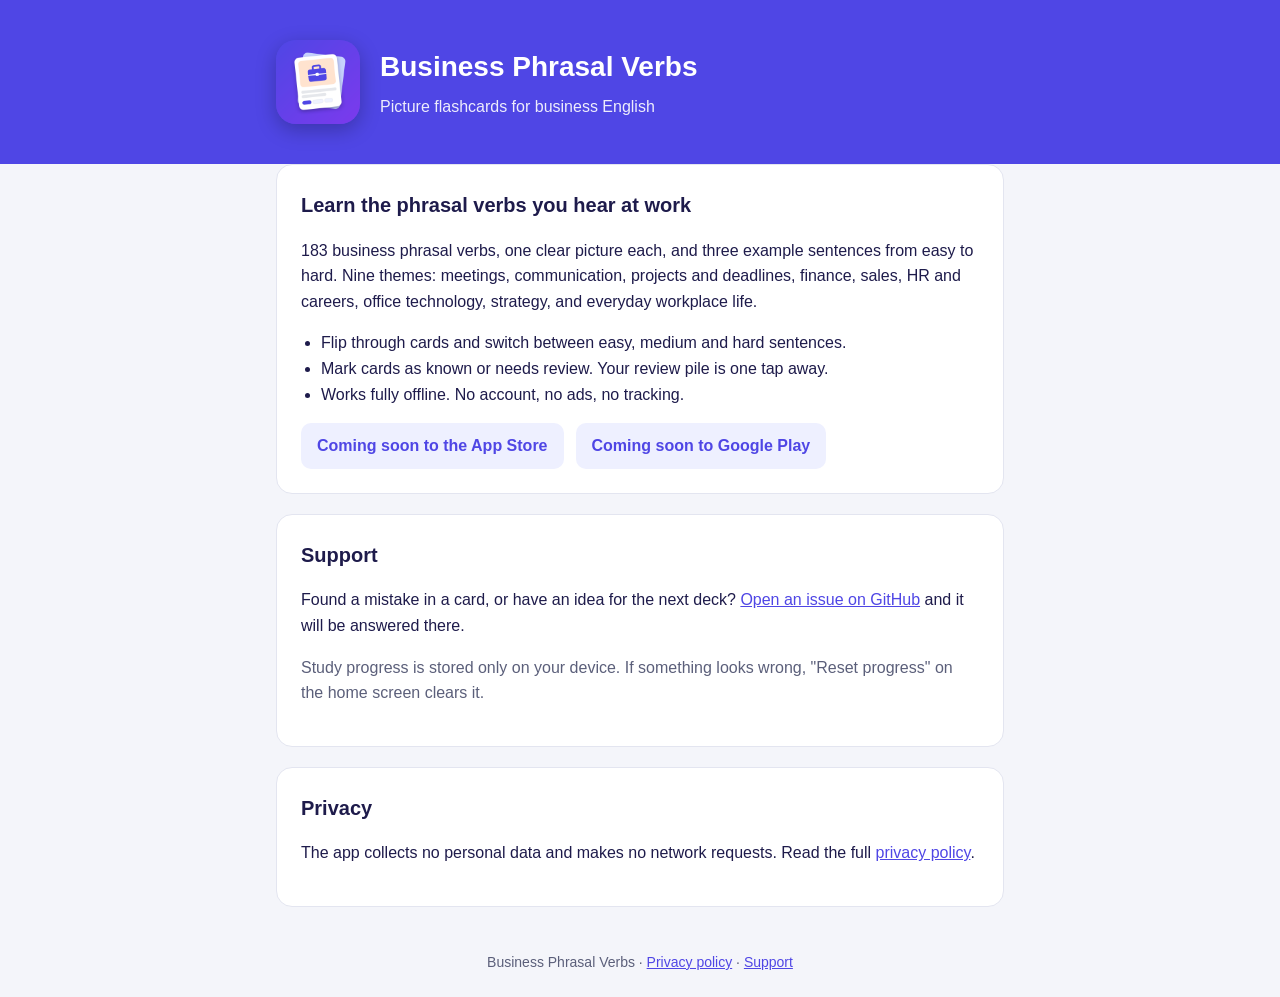
<file: index.html>
<!doctype html>
<html lang="en">
<head>
<meta charset="utf-8">
<meta name="viewport" content="width=device-width, initial-scale=1">
<title>Business Phrasal Verbs</title>
<meta name="description" content="Picture flashcards for 183 business English phrasal verbs with three graded example sentences each. Works offline, no ads, no tracking.">
<link rel="icon" href="icon.png">
<link rel="stylesheet" href="styles.css">
</head>
<body>
<header><div class="wrap">
<img src="icon.png" alt="Business Phrasal Verbs app icon">
<div><h1>Business Phrasal Verbs</h1><p>Picture flashcards for business English</p></div>
</div></header>
<main class="wrap">
<section>
<h2>Learn the phrasal verbs you hear at work</h2>
<p>183 business phrasal verbs, one clear picture each, and three example sentences from easy to hard. Nine themes: meetings, communication, projects and deadlines, finance, sales, HR and careers, office technology, strategy, and everyday workplace life.</p>
<ul>
<li>Flip through cards and switch between easy, medium and hard sentences.</li>
<li>Mark cards as known or needs review. Your review pile is one tap away.</li>
<li>Works fully offline. No account, no ads, no tracking.</li>
</ul>
<div class="badges">
<span class="badge" style="background:#EEF0FF">Coming soon to the App Store</span>
<span class="badge" style="background:#EEF0FF">Coming soon to Google Play</span>
</div>
</section>
<section id="support">
<h2>Support</h2>
<p>Found a mistake in a card, or have an idea for the next deck? <a href="https://github.com/serkan-uz/business-phrasal-verbs/issues">Open an issue on GitHub</a> and it will be answered there.</p>
<p class="muted">Study progress is stored only on your device. If something looks wrong, "Reset progress" on the home screen clears it.</p>
</section>
<section>
<h2>Privacy</h2>
<p>The app collects no personal data and makes no network requests. Read the full <a href="privacy.html">privacy policy</a>.</p>
</section>
</main>
<footer>Business Phrasal Verbs · <a href="privacy.html">Privacy policy</a> · <a href="#support">Support</a></footer>
</body>
</html>
</file>
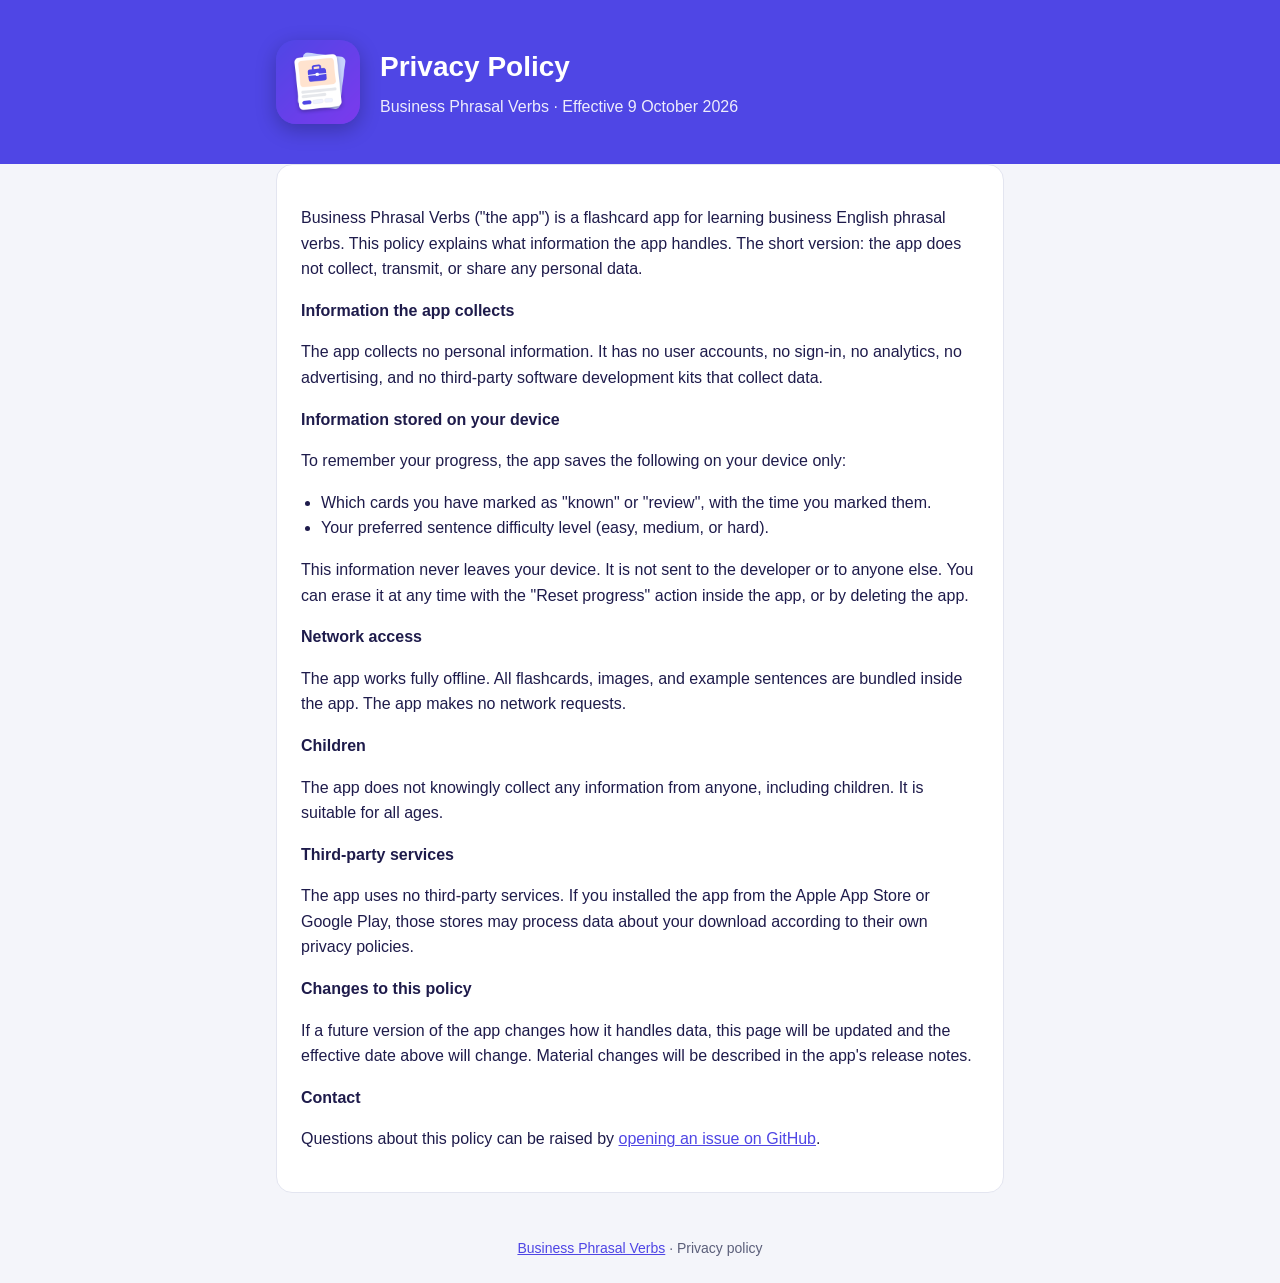
<file: privacy.html>
<!doctype html>
<html lang="en">
<head>
<meta charset="utf-8">
<meta name="viewport" content="width=device-width, initial-scale=1">
<title>Privacy Policy · Business Phrasal Verbs</title>
<link rel="icon" href="icon.png">
<link rel="stylesheet" href="styles.css">
</head>
<body>
<header><div class="wrap">
<img src="icon.png" alt="Business Phrasal Verbs app icon">
<div><h1>Privacy Policy</h1><p>Business Phrasal Verbs · Effective 9 October 2026</p></div>
</div></header>
<main class="wrap">
<section>
<p>Business Phrasal Verbs ("the app") is a flashcard app for learning business English phrasal verbs. This policy explains what information the app handles. The short version: the app does not collect, transmit, or share any personal data.</p>
<h3>Information the app collects</h3>
<p>The app collects no personal information. It has no user accounts, no sign-in, no analytics, no advertising, and no third-party software development kits that collect data.</p>
<h3>Information stored on your device</h3>
<p>To remember your progress, the app saves the following on your device only:</p>
<ul>
<li>Which cards you have marked as "known" or "review", with the time you marked them.</li>
<li>Your preferred sentence difficulty level (easy, medium, or hard).</li>
</ul>
<p>This information never leaves your device. It is not sent to the developer or to anyone else. You can erase it at any time with the "Reset progress" action inside the app, or by deleting the app.</p>
<h3>Network access</h3>
<p>The app works fully offline. All flashcards, images, and example sentences are bundled inside the app. The app makes no network requests.</p>
<h3>Children</h3>
<p>The app does not knowingly collect any information from anyone, including children. It is suitable for all ages.</p>
<h3>Third-party services</h3>
<p>The app uses no third-party services. If you installed the app from the Apple App Store or Google Play, those stores may process data about your download according to their own privacy policies.</p>
<h3>Changes to this policy</h3>
<p>If a future version of the app changes how it handles data, this page will be updated and the effective date above will change. Material changes will be described in the app's release notes.</p>
<h3>Contact</h3>
<p>Questions about this policy can be raised by <a href="https://github.com/serkan-uz/business-phrasal-verbs/issues">opening an issue on GitHub</a>.</p>
</section>
</main>
<footer><a href="index.html">Business Phrasal Verbs</a> · Privacy policy</footer>
</body>
</html>
</file>
<file: styles.css>
:root{--bg:#F4F5FA;--card:#fff;--ink:#1E1B4B;--muted:#5B5F7A;--brand:#4F46E5;--line:#E3E5F0}
*{box-sizing:border-box}body{margin:0;font-family:-apple-system,BlinkMacSystemFont,"Segoe UI",Roboto,Helvetica,Arial,sans-serif;background:var(--bg);color:var(--ink);line-height:1.6}
header{background:var(--brand);color:#fff;padding:40px 16px}header .wrap{display:flex;align-items:center;gap:20px}
header img{width:84px;height:84px;border-radius:20px;box-shadow:0 6px 20px rgba(0,0,0,.25)}
header h1{margin:0;font-size:28px}header p{margin:4px 0 0;opacity:.9}
.wrap{max-width:760px;margin:0 auto;padding:0 16px}main{padding:32px 0 64px}
section{background:var(--card);border:1px solid var(--line);border-radius:16px;padding:24px;margin-bottom:20px}
h2{margin-top:0;font-size:20px}h3{font-size:16px;margin-bottom:4px}ul{padding-left:20px}
a{color:var(--brand)}footer{color:var(--muted);font-size:14px;text-align:center;padding:24px 16px}
.badges{display:flex;gap:12px;flex-wrap:wrap;margin-top:16px}.badge{display:inline-block;background:#fff;color:var(--brand);border-radius:10px;padding:10px 16px;font-weight:600;text-decoration:none}
.muted{color:var(--muted)}
</file>
